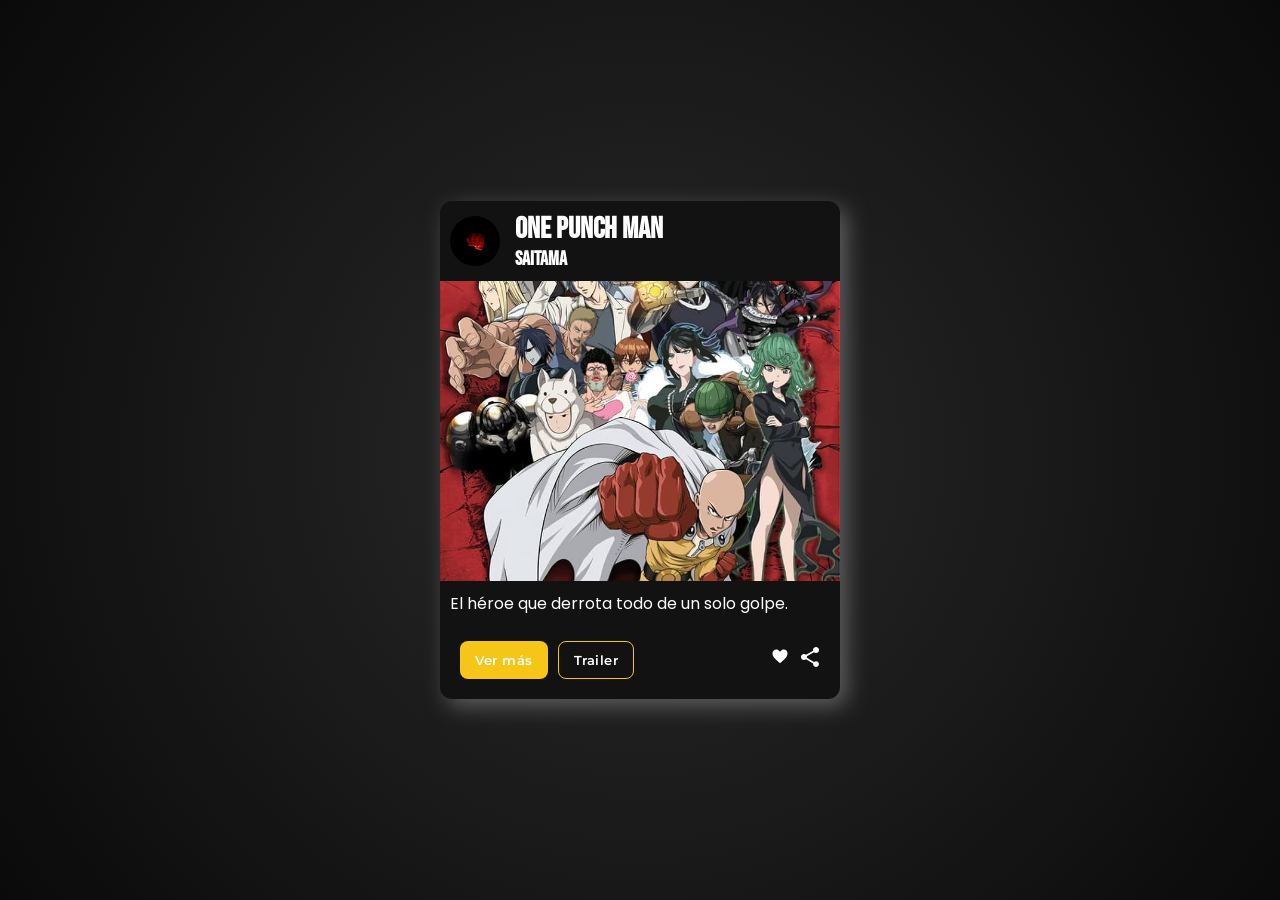
<file: clase-10/index.html>
<!DOCTYPE html>
<html lang="en">
<head>
    <meta charset="UTF-8">
    <meta name="viewport" content="width=device-width, initial-scale=1.0">
    <title>Card con Flexbox y Grid</title>
    <link rel="stylesheet" href="styles.css">
</head>
<body>
    <main>
        <article class="card">
            <header class="card-header">
                <div class="header-image">
                    <img src="assets/images/punch.jpg" alt="One Punch Man">
                </div>
                <div class="card-info">
                    <h2>One Punch Man</h2>
                    <h3>Saitama</h3>
                </div>
            </header>
            <img src="assets/images/opm.jpg" alt="One Punch Man Cast">
            <footer class="card-footer">
                <p>El héroe que derrota todo de un solo golpe.</p>
                <div class="card-cta">
                    <div class="card-buttons">
                        <button class="btn-primary">Ver más</button>
                        <button class="btn-secondary">Trailer</button>
                    </div>
                    <div class="card-icons">
                        <a href="#">
                            <img src="assets/icons/like.svg" alt="Like">
                        </a>
                        <a href="#">
                            <img src="assets/icons/share.svg" alt="Share">
                        </a>
                    </div>
                </div>
            </footer>
        </srticle>
    </main>
</body>
</html>
</file>
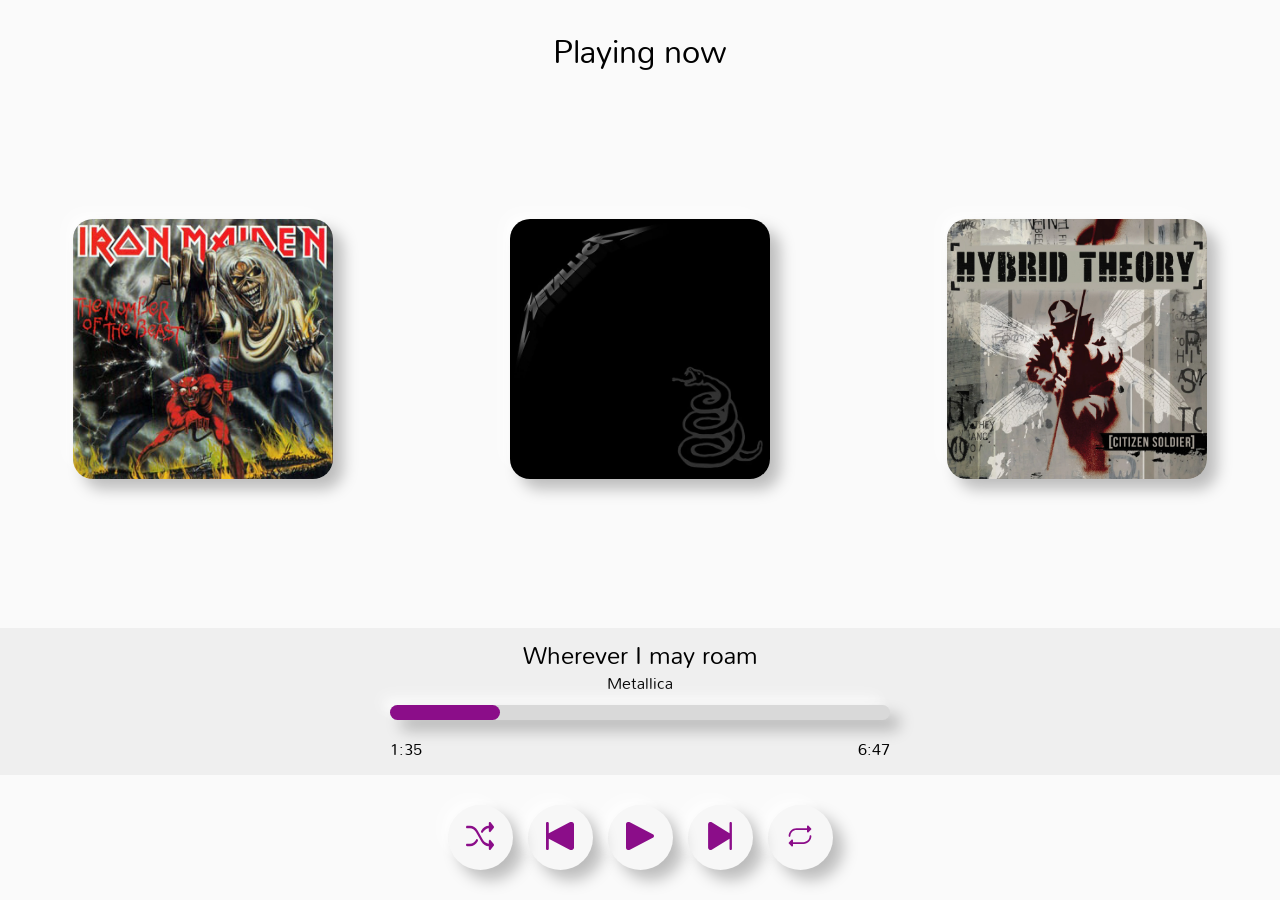
<file: clase-22/index.html>
<!DOCTYPE html>
<html lang="en">

<head>
    <meta charset="UTF-8">
    <meta name="viewport" content="width=device-width, initial-scale=1.0">
    <title>Music Player</title>
    <link rel="stylesheet" href="styles.css">
</head>

<body>
    <div class="wrapper">
        <header>
            <p>Playing now</p>
        </header>
        <section class="cards">
            <div>
                <img src="assets/images/IronMaiden_NumberOfBeast.jpg" alt="Iron Maiden: Number of the Beast album">
            </div>
            <div>
                <img src="assets/images/metallica-the-black-album.jpg" alt="Metallica: The Black Album">
            </div>
            <div>
                <img src="assets/images/hybrid-theory-by-linkin-park.webp" alt="Linkin Park: Hybrid Theory">
            </div>
        </section>
        <section class="progress-bar">
            <div class="song-info">
                <p>Wherever I may roam</p>
                <p>Metallica</p>
            </div>
            <div class="time-bar"></div>
            <div class="time">
                <span>1:35</span>
                <span>6:47</span>
            </div>
        </section>
        <footer>
            <div class="cta">
                <button>
                    <img src="assets/icons/shuffle.svg" alt="Aleatorio">
                </button>
                <button>
                    <img src="assets/icons/skip-back.svg" alt="Retrasar">
                </button>
                <button>
                    <img src="assets/icons/play.svg" alt="">
                </button>
                <button>
                    <img src="assets/icons/skip-forward.svg" alt="Adelantar">
                </button>
                <button>
                    <img src="assets/icons/repeat.svg" alt="Repetir">
                </button>
            </div>
        </footer>
    </div>
    <script>
        window.addEventListener("load", () => {
            const container = document.querySelector(".cards");
            const secondCard = container.children[1];

            container.scrollLeft = secondCard.offsetLeft - container.offsetWidth / 2 + secondCard.offsetWidth / 2;
        });
    </script>
</body>
</html>
</file>
<file: clase-10/styles.css>
@import url('https://fonts.googleapis.com/css2?family=Bebas+Neue&family=Montserrat:wght@400;600&family=Poppins:wght@300;400&display=swap');

* {
    margin: 0;
    padding: 0;
    box-sizing: border-box;
}

body {
    height: 100vh;
    font-family: 'Poppins', sans-serif;
}

h2,
h3 {
    font-family: "Bebas Neue", sans-serif;
}

h2 {
    font-size: 30px;
}

h3 {
    font-size: 20px;
}

main {
    height: inherit;
    display: grid;
    place-items: center;
    background: radial-gradient(circle, #2a2a2a, #0a0a0a);
}

.card {
    width: min(400px, 90vw);
    border-radius: 12px;
    display: grid;
    grid-template-rows: auto 300px auto;
    background-color: #121212;
    color: #fff;
    box-shadow: 7px 7px 21px #5e5e5e;
}

.card-header {
    padding: 10px;
    display: flex;
    gap: 15px;
    align-items: center;
}

.header-image {
    width: 50px;
    height: 50px;
    border-radius: 50%;
    overflow: hidden;
}

.header-image img {
    max-width: 100%;
    object-fit: cover;
}

.card > img {
    width: 100%;
    height: 100%;
    object-fit: cover;
    
} 

.card-footer,
.card-cta {
    padding: 10px;
}

.card p {
    margin-bottom: 15px;
}

.card-cta {
    display: flex;
    align-items: center;
    justify-content: space-between;
}

.card-buttons {
    display: flex;
    gap: 10px;
}

button {
    border: none;
    border-radius: 8px;
    padding: 10px 15px;
    font-family: "Montserrat", sans-serif;
    color: #fff;
    font-weight: 600;
    letter-spacing: .5px;
    cursor: pointer;
    transition: .3s;
}

.btn-primary {
    background-color: #f5c518;
}

.btn-secondary {
    background-color: transparent;
    border: 1px solid #f5c518;
}

.btn-primary:hover {
    transform: translateY(-2px) scale(1.05);
    background: #ffd84d;
}

.btn-secondary:hover {
    background: #f5c518;
    color: #000;
}

.card-icons {
    display: flex;
    gap: 10px;
}

.card-icons img {
    width: 20px;
    height: 20px;
}
</file>
<file: clase-22/styles.css>
@import url('https://fonts.googleapis.com/css2?family=Mandali&display=swap');

* {
    margin: 0;
    padding: 0;
    box-sizing: border-box;
}

:root {
    --clr-background: rgb(217 217 217 / 12%);
    --clr-dark-purple: #8b0d89;
    --shadow: 10px 10px 15px rgb(0 0 0 / 25%),
        -10px -10px 15px rgb(255 255 255 / 50%),
        -5px -5px 10px rgb(255 255 255 / 50%);
}

body {
    background-color: var(--clr-background);
    font-family: "Mandali", sans-serif;
    overflow-x: hidden;
}

.wrapper {
    display: grid;
    grid-template-rows: 81px 300px repeat(2, auto);
    min-height: 100vh;
}

header {
    display: flex;
    justify-content: center;
    align-items: center;
}

header p {
    font-size: 24px;
}

.cards {
    display: flex;
    gap: 29px;
    align-items: center;
    overflow-x: scroll;
    scroll-snap-type: x mandatory;
}

.cards div {
    width: 240px;
    height: 240px;
    border-radius: 20px;
    overflow: hidden;
    box-shadow: var(--shadow);
    flex: 0 0 auto;
    scroll-snap-align: center;
}

.cards img {
    max-width: 100%;
    object-fit: cover;
}

.progress-bar {
    grid-row: 3;
    background-color: rgb(217 217 217 / 34%);
    padding: 10px;
    display: flex;
    flex-direction: column;
    justify-content: center;
}

.song-info {
    display: flex;
    flex-direction: column;
    align-items: center;
    line-height: 1.4;
}

.progress-bar p:first-of-type {
    font-size: 24px;
}

.time-bar, 
.time {
    width: 340px;
    margin-inline: auto;
}

.time-bar {
    height: 15px;
    background-color: #d9d9d9;
    box-shadow: var(--shadow);
    margin-inline: auto;
    border-radius: 50px;
    margin-top: 11px;
    position: relative;
}

.time-bar::before {
    content: "";
    width: 110px;
    height: 100%;
    background-color: var(--clr-dark-purple);
    border-radius: 50px;
    position: absolute;
    left: 0;
}

.time {
    margin-top: 13px;
    display: flex;
    justify-content: space-between;
}

footer {
    grid-row: 4;
    display: flex;
    justify-content: center;
    padding: 20px 10px; 
}

button {
    border: none;
    background-color: var(--clr-background);
    border-radius: 50%;
    box-shadow: var(--shadow);
    width: 50px;
    height: 50px;
}

.cta {
    display: flex;
    gap: 15px;
    justify-content: center;
    align-items: center;
}

button img {
    width: 24px;
    height: 24px;
}

@media (min-width: 768px) and (max-width: 1023px) {
    .wrapper {
        grid-template-rows: 100px 1fr auto auto;
        padding: 0 20px;
    }

    header p {
        font-size: 28px;
    }

    .cards {
        overflow-x: hidden;
        display: grid;
        grid-template-columns: repeat(3, 1fr);
        gap: 20px;
        justify-items: center;
    }

    .cards div {
        width: 220px;
        height: 220px;
    }

    .progress-bar {
        width: 100vw;
        margin-left: calc(-50vw + 50%);
        padding: 20px 0;
    }

    .time-bar,
    .time {
        width: 450px;
    }

    footer {
        padding: 25px;
    }

    button {
        width: 60px;
        height: 60px;
    }

    button img {
        width: 26px;
        height: 26px;
    }
}

@media (min-width: 1024px) {
    .wrapper {
        grid-template-rows: 100px 1fr auto auto;
        max-width: 1200px;
    }

    header p {
        font-size: 32px;
    }

    .cards {
        overflow-x: hidden; 
        display: grid;
        grid-template-columns: repeat(3, 1fr);
        gap: 30px;
        justify-items: center;
    }

    .cards div {
        width: 260px;
        height: 260px;
    }

    .progress-bar {
        width: 100vw;
        margin-top: 30px;
    }

    .time-bar,
    .time {
        width: 500px;
    }

    footer {
        padding: 30px;
    }

    button {
        width: 65px;
        height: 65px;
    }

    button img {
        width: 28px;
        height: 28px;
    }
}
</file>
